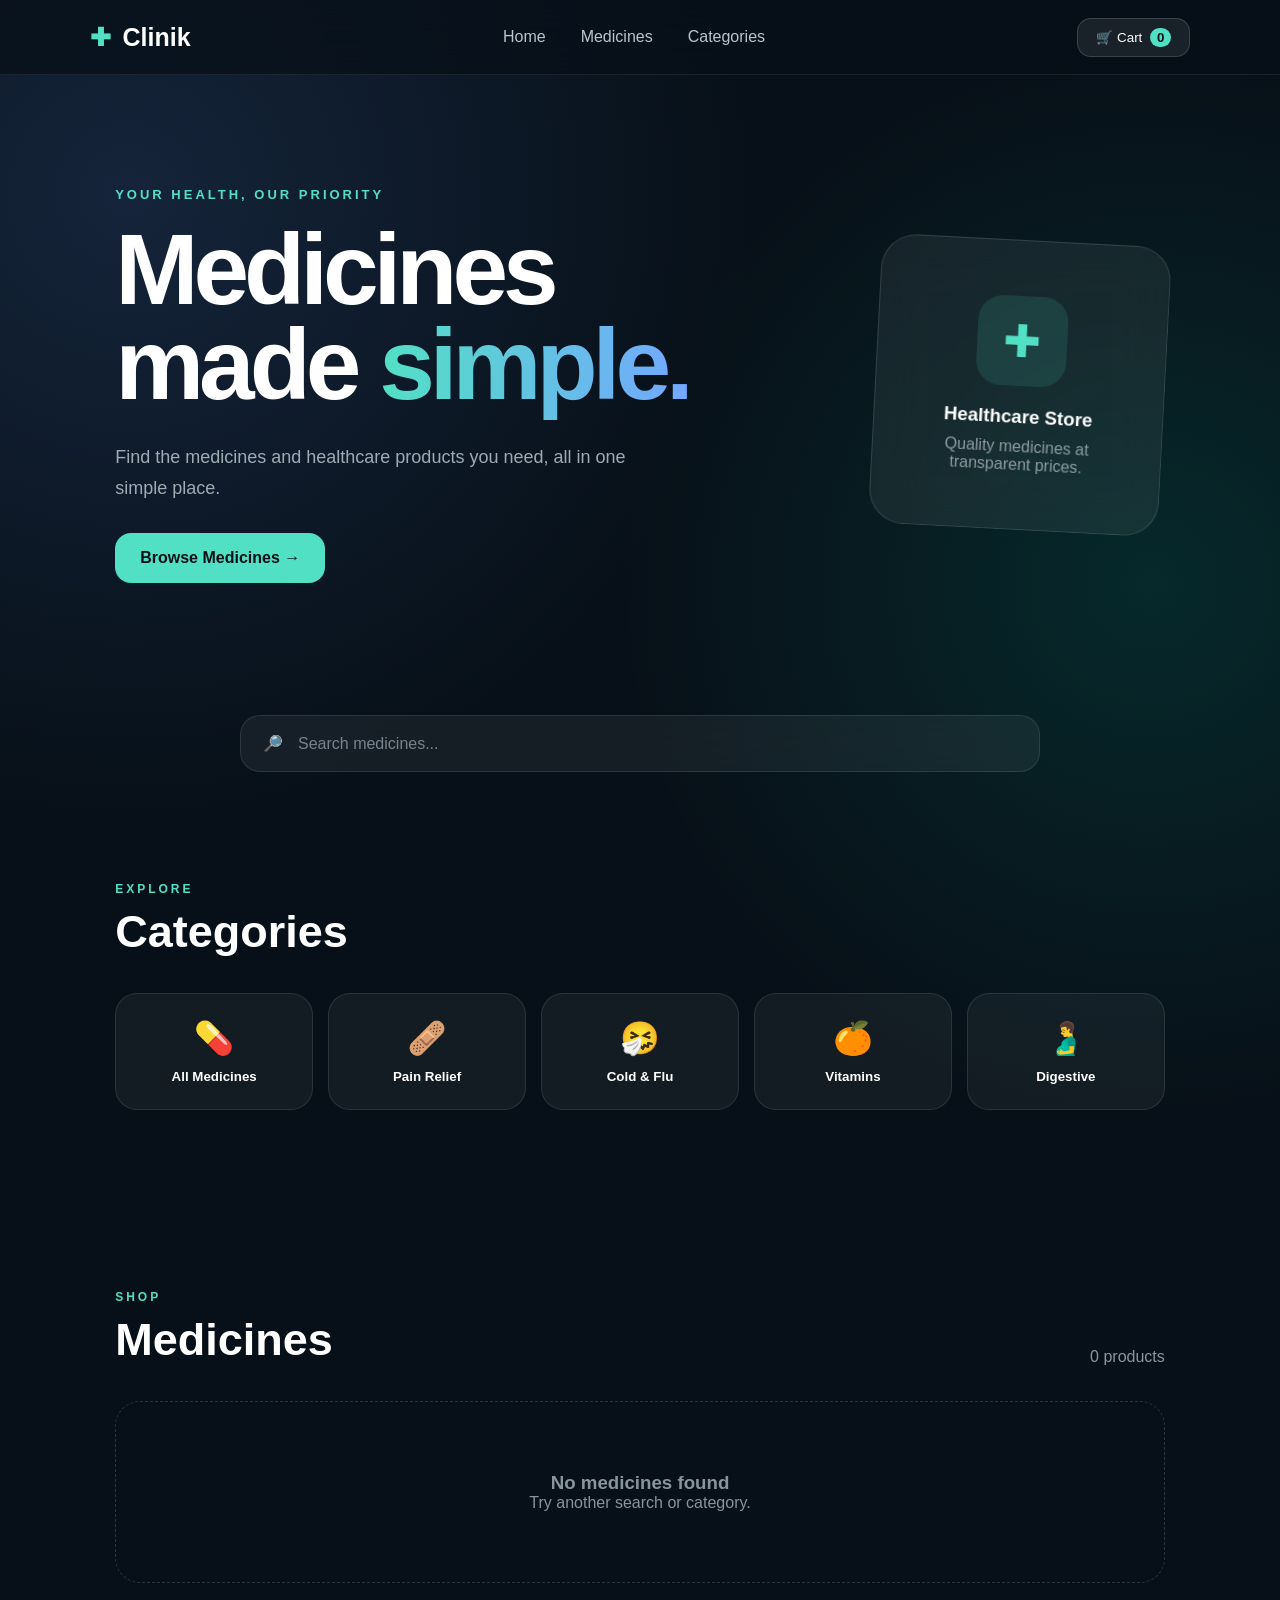
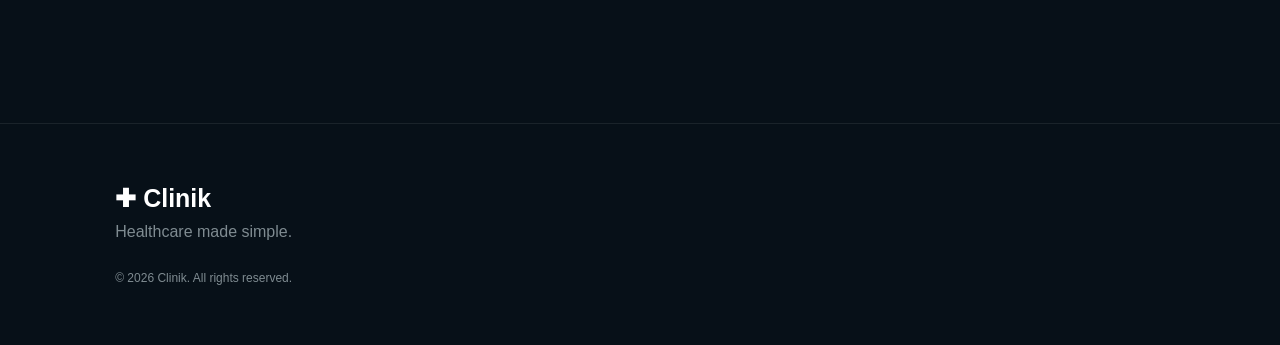
<file: index.html>
<!DOCTYPE html>
<html lang="en">
<head>
  <meta charset="UTF-8">
  <meta name="viewport" content="width=device-width, initial-scale=1.0">
  <title>Clinik — Online Medicine Store</title>
  <link rel="stylesheet" href="style.css">
</head>

<body>

<header class="navbar">
  <div class="logo">
    <span>✚</span> Clinik
  </div>

  <nav>
    <a href="#home">Home</a>
    <a href="#medicines">Medicines</a>
    <a href="#categories">Categories</a>
  </nav>

  <button class="cart-btn" onclick="openCart()">
    🛒 Cart <span id="cartCount">0</span>
  </button>
</header>


<main>

<section class="hero" id="home">
  <div class="hero-content">
    <p class="tag">YOUR HEALTH, OUR PRIORITY</p>

    <h1>
      Medicines made
      <span>simple.</span>
    </h1>

    <p class="hero-text">
      Find the medicines and healthcare products you need,
      all in one simple place.
    </p>

    <a href="#medicines" class="hero-btn">
      Browse Medicines →
    </a>
  </div>

  <div class="hero-card">
    <div class="medical-icon">✚</div>
    <h3>Healthcare Store</h3>
    <p>Quality medicines at transparent prices.</p>
  </div>
</section>


<section class="search-section">
  <div class="search-box">
    🔎
    <input
      type="text"
      id="searchInput"
      placeholder="Search medicines..."
      oninput="searchMedicines()"
    >
  </div>
</section>


<section id="categories" class="categories-section">

  <div class="section-heading">
    <p>EXPLORE</p>
    <h2>Categories</h2>
  </div>

  <div class="category-grid">

    <button onclick="filterCategory('All')" class="category-card">
      <span>💊</span>
      <strong>All Medicines</strong>
    </button>

    <button onclick="filterCategory('Pain Relief')" class="category-card">
      <span>🩹</span>
      <strong>Pain Relief</strong>
    </button>

    <button onclick="filterCategory('Cold & Flu')" class="category-card">
      <span>🤧</span>
      <strong>Cold & Flu</strong>
    </button>

    <button onclick="filterCategory('Vitamins')" class="category-card">
      <span>🍊</span>
      <strong>Vitamins</strong>
    </button>

    <button onclick="filterCategory('Digestive')" class="category-card">
      <span>🫃</span>
      <strong>Digestive</strong>
    </button>

  </div>

</section>


<section id="medicines" class="medicines-section">

  <div class="section-heading medicines-heading">
    <div>
      <p>SHOP</p>
      <h2>Medicines</h2>
    </div>

    <span id="medicineCount"></span>
  </div>

  <div id="medicineGrid" class="medicine-grid"></div>

</section>

</main>


<!-- CART -->

<div id="cartOverlay" class="cart-overlay" onclick="closeCart()"></div>

<aside id="cart" class="cart">

  <div class="cart-header">
    <h2>Your Cart</h2>
    <button onclick="closeCart()">✕</button>
  </div>

  <div id="cartItems"></div>

  <div class="cart-bottom">

    <div class="cart-total">
      <span>Total</span>
      <strong>₹<span id="cartTotal">0</span></strong>
    </div>

    <button class="checkout-btn" onclick="checkout()">
      Place Order
    </button>

  </div>

</aside>


<footer>
  <div class="footer-logo">✚ Clinik</div>
  <p>Healthcare made simple.</p>
  <p class="copyright">© 2026 Clinik. All rights reserved.</p>
</footer>


<script src="script.js"></script>

</body>
</html>
</file>
<file: style.css>
* {
  margin: 0;
  padding: 0;
  box-sizing: border-box;
}

html {
  scroll-behavior: smooth;
}

body {
  font-family: Arial, Helvetica, sans-serif;
  background:
    radial-gradient(circle at 10% 10%, rgba(100, 150, 255, .15), transparent 30%),
    radial-gradient(circle at 90% 30%, rgba(0, 220, 180, .12), transparent 30%),
    #071018;
  color: white;
  min-height: 100vh;
}


/* NAVBAR */

.navbar {
  position: sticky;
  top: 0;
  z-index: 100;

  height: 75px;
  padding: 0 7%;

  display: flex;
  align-items: center;
  justify-content: space-between;

  background: rgba(7, 16, 24, .72);
  backdrop-filter: blur(20px);
  border-bottom: 1px solid rgba(255,255,255,.08);
}

.logo {
  font-size: 25px;
  font-weight: 800;
}

.logo span {
  color: #52e0c4;
  margin-right: 5px;
}

.navbar nav {
  display: flex;
  gap: 35px;
}

.navbar nav a {
  color: #b8c5cc;
  text-decoration: none;
  transition: .3s;
}

.navbar nav a:hover {
  color: white;
}

.cart-btn {
  border: 1px solid rgba(255,255,255,.15);
  background: rgba(255,255,255,.08);
  color: white;

  padding: 11px 18px;
  border-radius: 14px;

  cursor: pointer;
  transition: .3s;
}

.cart-btn:hover {
  background: rgba(255,255,255,.15);
  transform: translateY(-2px);
}

#cartCount {
  background: #52e0c4;
  color: #071018;
  border-radius: 20px;
  padding: 2px 7px;
  margin-left: 4px;
  font-weight: bold;
}


/* HERO */

.hero {
  min-height: 620px;
  padding: 100px 9%;

  display: flex;
  align-items: center;
  justify-content: space-between;
  gap: 60px;
}

.hero-content {
  max-width: 700px;
}

.tag {
  color: #52e0c4;
  font-size: 13px;
  font-weight: bold;
  letter-spacing: 3px;
  margin-bottom: 20px;
}

.hero h1 {
  font-size: clamp(55px, 8vw, 100px);
  line-height: .95;
  letter-spacing: -5px;
}

.hero h1 span {
  background: linear-gradient(90deg, #52e0c4, #73a7ff);
  -webkit-background-clip: text;
  color: transparent;
}

.hero-text {
  color: #9eabb3;
  font-size: 18px;
  line-height: 1.7;
  max-width: 550px;
  margin: 30px 0;
}

.hero-btn {
  display: inline-block;
  padding: 16px 25px;

  border-radius: 16px;

  background: #52e0c4;
  color: #061016;

  text-decoration: none;
  font-weight: bold;

  transition: .3s;
}

.hero-btn:hover {
  transform: translateY(-4px);
  box-shadow: 0 15px 40px rgba(82,224,196,.2);
}

.hero-card {
  width: 290px;
  height: 290px;

  padding: 35px;

  display: flex;
  flex-direction: column;
  justify-content: center;
  align-items: center;

  text-align: center;

  border: 1px solid rgba(255,255,255,.12);
  border-radius: 35px;

  background: rgba(255,255,255,.06);
  backdrop-filter: blur(25px);

  transform: rotate(3deg);
}

.hero-card:hover {
  transform: rotate(0deg) scale(1.03);
}

.medical-icon {
  width: 90px;
  height: 90px;

  display: grid;
  place-items: center;

  border-radius: 25px;

  background: rgba(82,224,196,.12);
  color: #52e0c4;

  font-size: 45px;
  margin-bottom: 20px;
}

.hero-card p {
  color: #8e9ca4;
  margin-top: 10px;
}


/* SEARCH */

.search-section {
  padding: 20px 9%;
}

.search-box {
  max-width: 800px;
  margin: auto;

  display: flex;
  align-items: center;
  gap: 15px;

  padding: 18px 22px;

  border-radius: 20px;

  background: rgba(255,255,255,.06);
  border: 1px solid rgba(255,255,255,.1);

  backdrop-filter: blur(20px);
}

.search-box input {
  width: 100%;
  background: none;
  border: none;
  outline: none;
  color: white;
  font-size: 16px;
}

.search-box input::placeholder {
  color: #77848c;
}


/* SECTIONS */

.categories-section,
.medicines-section {
  padding: 90px 9%;
}

.section-heading p {
  color: #52e0c4;
  font-size: 12px;
  letter-spacing: 3px;
  font-weight: bold;
  margin-bottom: 10px;
}

.section-heading h2 {
  font-size: 45px;
}

.medicines-heading {
  display: flex;
  justify-content: space-between;
  align-items: end;
  margin-bottom: 35px;
}

#medicineCount {
  color: #89969e;
}


/* CATEGORY */

.category-grid {
  display: grid;
  grid-template-columns: repeat(5, 1fr);
  gap: 15px;
  margin-top: 35px;
}

.category-card {
  padding: 25px 15px;

  border: 1px solid rgba(255,255,255,.1);
  border-radius: 22px;

  background: rgba(255,255,255,.05);
  color: white;

  cursor: pointer;

  transition: .3s;
}

.category-card span {
  display: block;
  font-size: 32px;
  margin-bottom: 12px;
}

.category-card:hover {
  transform: translateY(-5px);
  background: rgba(255,255,255,.1);
  border-color: rgba(82,224,196,.4);
}


/* MEDICINES */

.medicine-grid {
  display: grid;
  grid-template-columns: repeat(4, 1fr);
  gap: 22px;
}

.medicine-card {
  overflow: hidden;

  border-radius: 24px;

  background: rgba(255,255,255,.055);
  border: 1px solid rgba(255,255,255,.1);

  backdrop-filter: blur(15px);

  transition: .3s;
}

.medicine-card:hover {
  transform: translateY(-7px);
  border-color: rgba(82,224,196,.4);
}

.medicine-image {
  width: 100%;
  height: 210px;

  object-fit: cover;

  background: #111c25;
}

.medicine-info {
  padding: 20px;
}

.medicine-category {
  font-size: 11px;
  color: #52e0c4;
  text-transform: uppercase;
  letter-spacing: 1px;
}

.medicine-name {
  font-size: 19px;
  margin: 8px 0;
}

.medicine-description {
  color: #8c999f;
  font-size: 13px;
  line-height: 1.5;
  min-height: 40px;
}

.medicine-bottom {
  display: flex;
  align-items: center;
  justify-content: space-between;

  margin-top: 18px;
}

.price {
  font-size: 20px;
  font-weight: bold;
}

.add-btn {
  border: none;
  border-radius: 12px;

  padding: 10px 14px;

  background: #52e0c4;
  color: #061016;

  font-weight: bold;
  cursor: pointer;
}

.add-btn:hover {
  transform: scale(1.05);
}

.stock {
  color: #7e8b91;
  font-size: 11px;
  margin-top: 8px;
}


/* CART */

.cart-overlay {
  position: fixed;
  inset: 0;

  background: rgba(0,0,0,.55);
  backdrop-filter: blur(4px);

  z-index: 199;

  opacity: 0;
  pointer-events: none;

  transition: .3s;
}

.cart-overlay.show {
  opacity: 1;
  pointer-events: all;
}

.cart {
  position: fixed;
  top: 0;
  right: -420px;

  width: min(420px, 100%);
  height: 100vh;

  z-index: 200;

  background: #0c1821;

  border-left: 1px solid rgba(255,255,255,.1);

  transition: .4s;

  display: flex;
  flex-direction: column;
}

.cart.show {
  right: 0;
}

.cart-header {
  display: flex;
  justify-content: space-between;
  align-items: center;

  padding: 25px;

  border-bottom: 1px solid rgba(255,255,255,.08);
}

.cart-header button {
  border: none;
  background: none;
  color: white;
  font-size: 20px;
  cursor: pointer;
}

#cartItems {
  padding: 20px;
  overflow-y: auto;
  flex: 1;
}

.cart-item {
  display: flex;
  gap: 12px;
  padding: 15px 0;

  border-bottom: 1px solid rgba(255,255,255,.08);
}

.cart-item img {
  width: 65px;
  height: 65px;
  object-fit: cover;
  border-radius: 12px;
}

.cart-item-info {
  flex: 1;
}

.cart-item-info h4 {
  margin-bottom: 5px;
}

.cart-item-info p {
  color: #52e0c4;
}

.remove-item {
  background: none;
  border: none;
  color: #ff7777;
  cursor: pointer;
}

.cart-bottom {
  padding: 25px;
  border-top: 1px solid rgba(255,255,255,.08);
}

.cart-total {
  display: flex;
  justify-content: space-between;
  margin-bottom: 20px;
  font-size: 20px;
}

.checkout-btn {
  width: 100%;
  padding: 15px;

  border: none;
  border-radius: 15px;

  background: #52e0c4;
  color: #061016;

  font-size: 16px;
  font-weight: bold;

  cursor: pointer;
}


/* EMPTY */

.empty {
  grid-column: 1 / -1;

  padding: 70px 20px;
  text-align: center;

  color: #87949b;

  border: 1px dashed rgba(255,255,255,.15);
  border-radius: 25px;
}


/* FOOTER */

footer {
  margin-top: 50px;
  padding: 60px 9%;

  border-top: 1px solid rgba(255,255,255,.08);

  color: #7f8b91;
}

.footer-logo {
  color: white;
  font-size: 25px;
  font-weight: bold;
  margin-bottom: 10px;
}

.copyright {
  margin-top: 30px;
  font-size: 12px;
}


/* MOBILE */

@media (max-width: 900px) {

  .navbar {
    padding: 0 5%;
  }

  .navbar nav {
    display: none;
  }

  .hero {
    padding: 80px 6%;
    flex-direction: column;
    align-items: flex-start;
  }

  .hero-card {
    align-self: center;
  }

  .category-grid {
    grid-template-columns: repeat(2, 1fr);
  }

  .medicine-grid {
    grid-template-columns: repeat(2, 1fr);
  }
}

@media (max-width: 550px) {

  .hero h1 {
    font-size: 55px;
  }

  .categories-section,
  .medicines-section {
    padding: 60px 5%;
  }

  .medicine-grid {
    grid-template-columns: 1fr;
  }

  .category-grid {
    grid-template-columns: 1fr 1fr;
  }

  .hero-card {
    width: 100%;
  }
}
</file>
